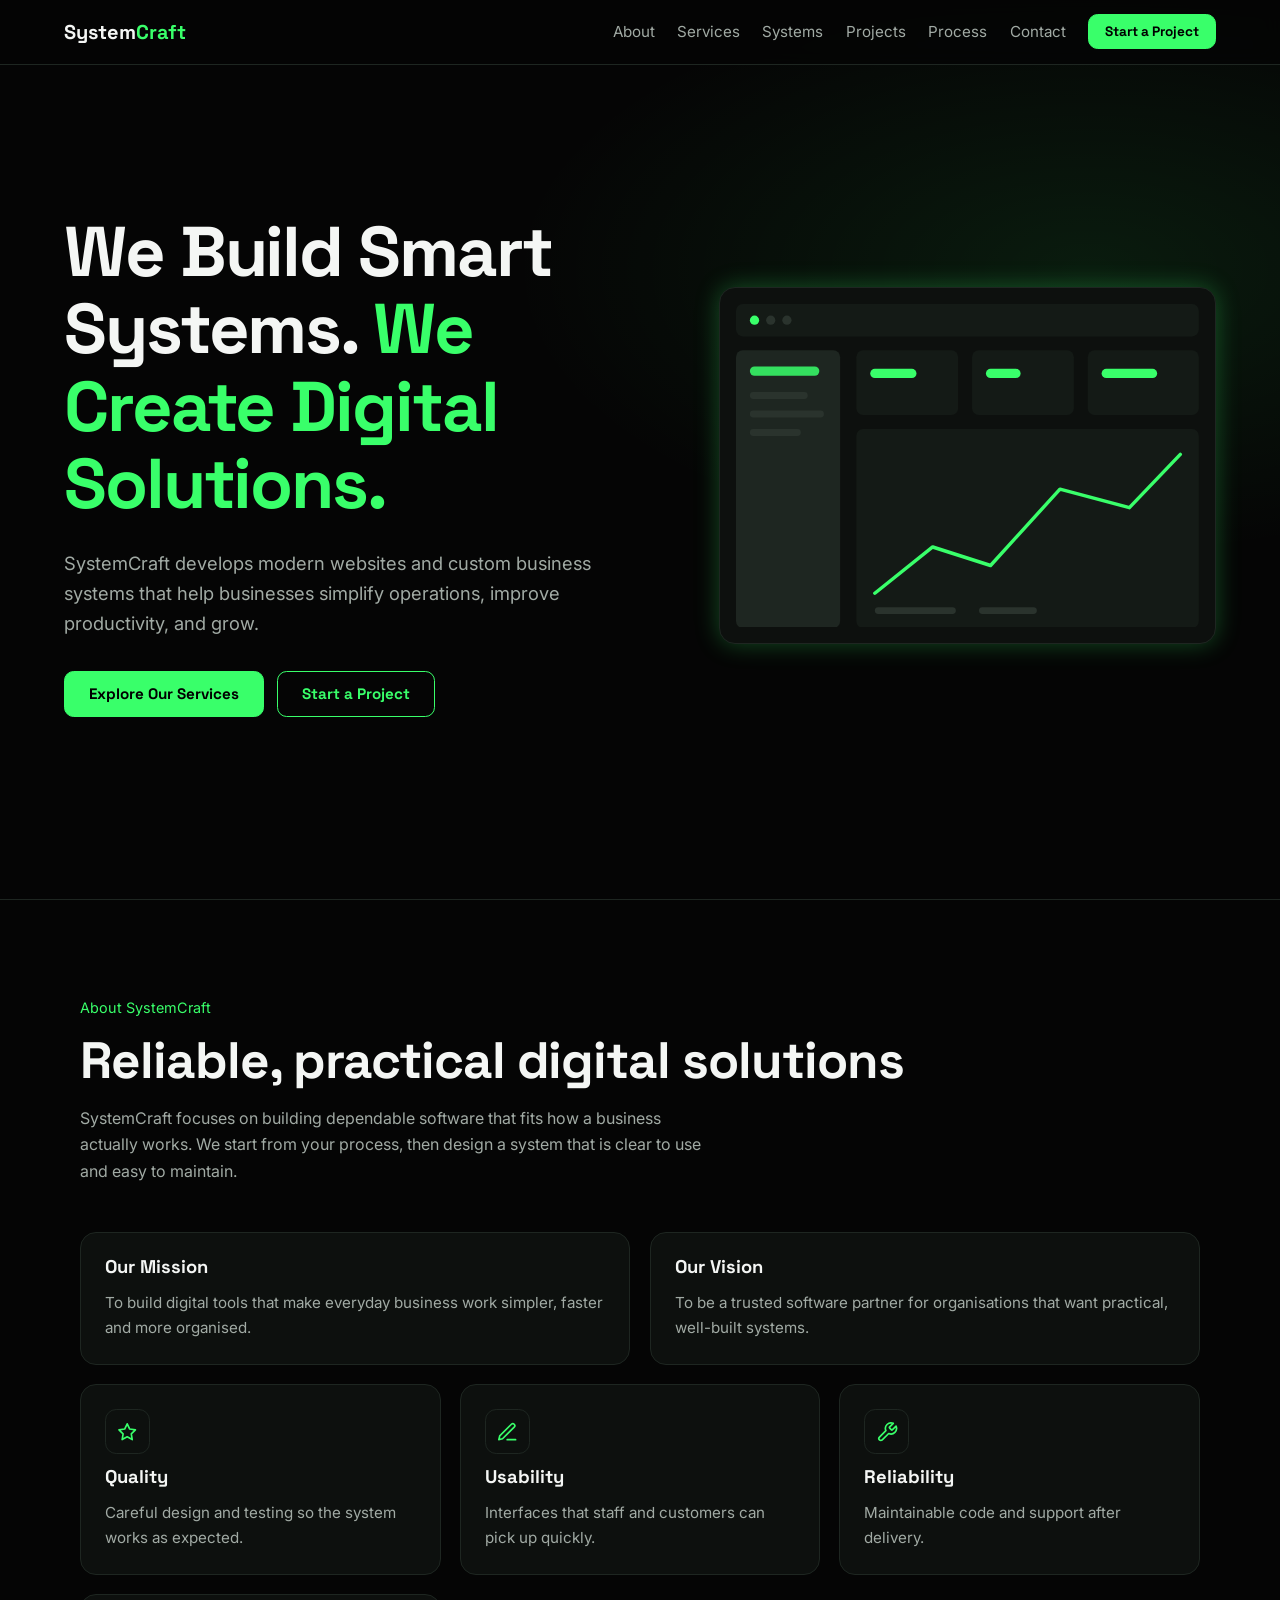
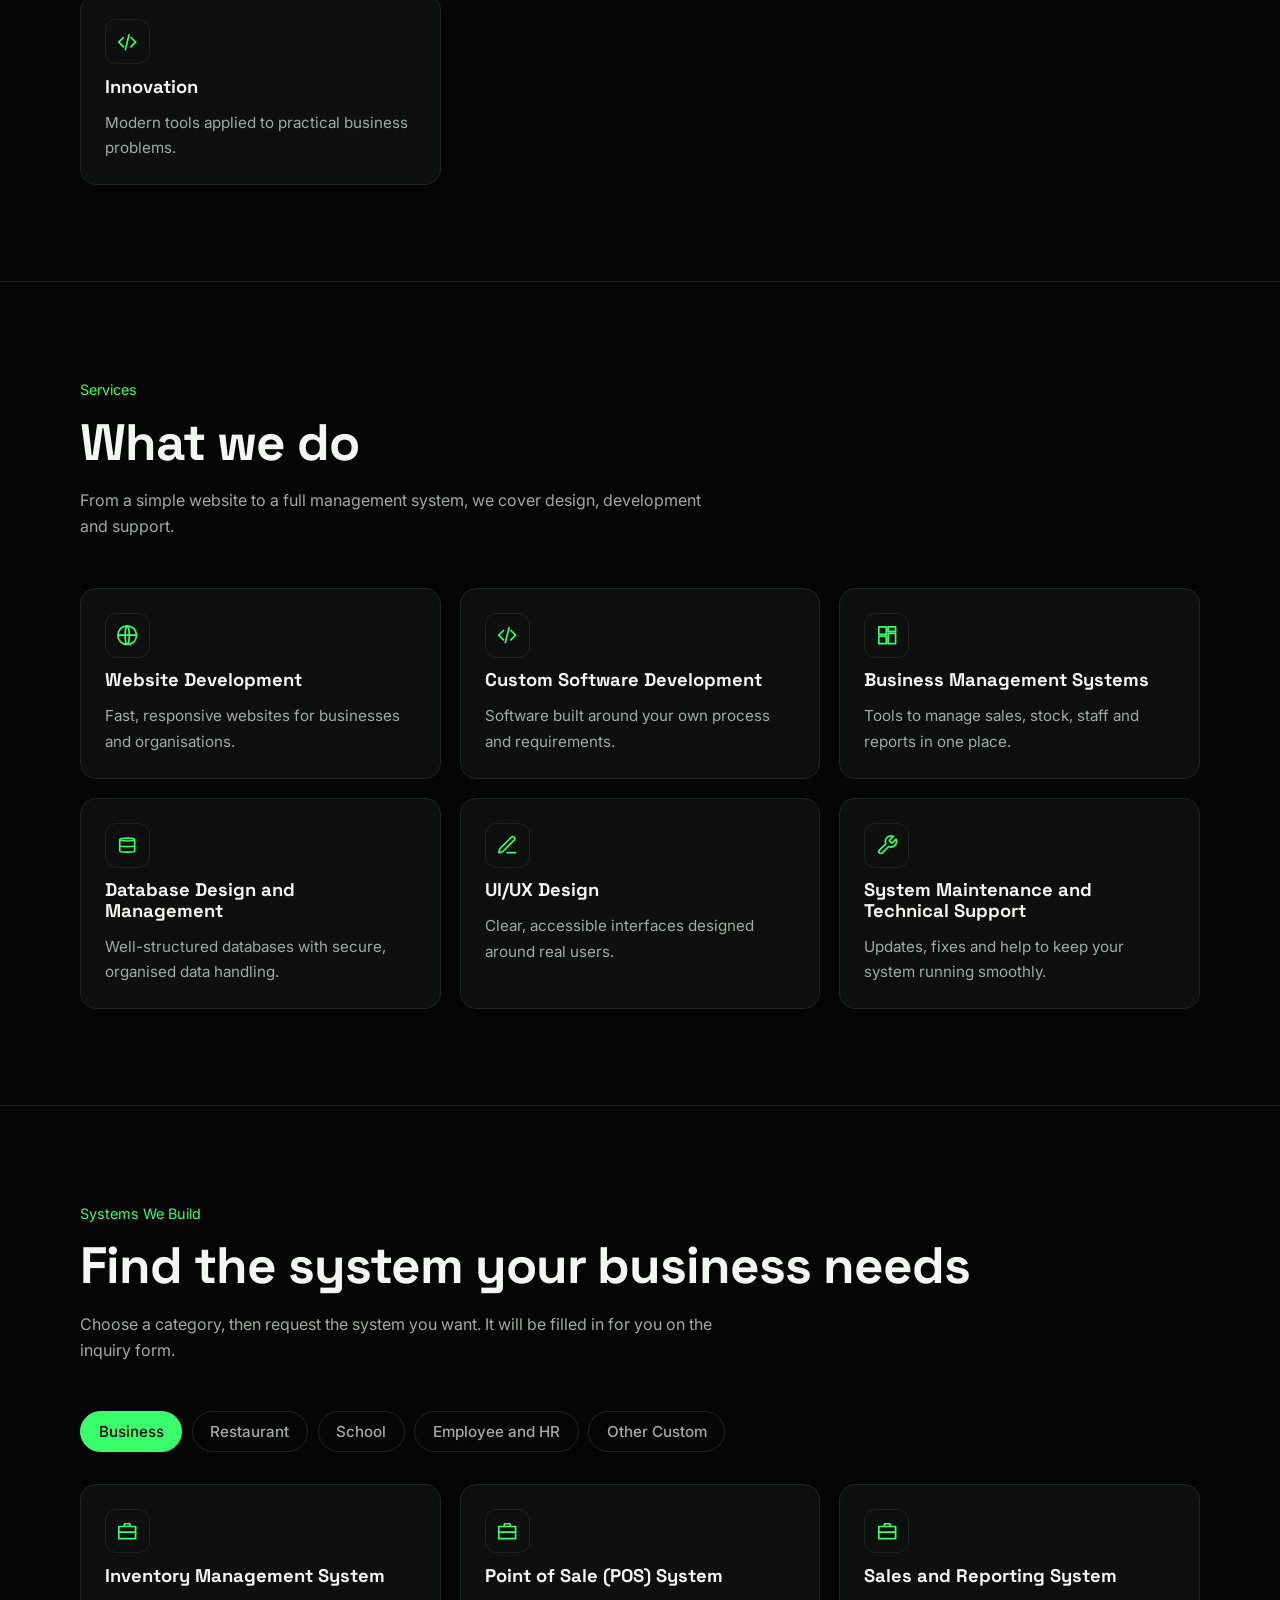
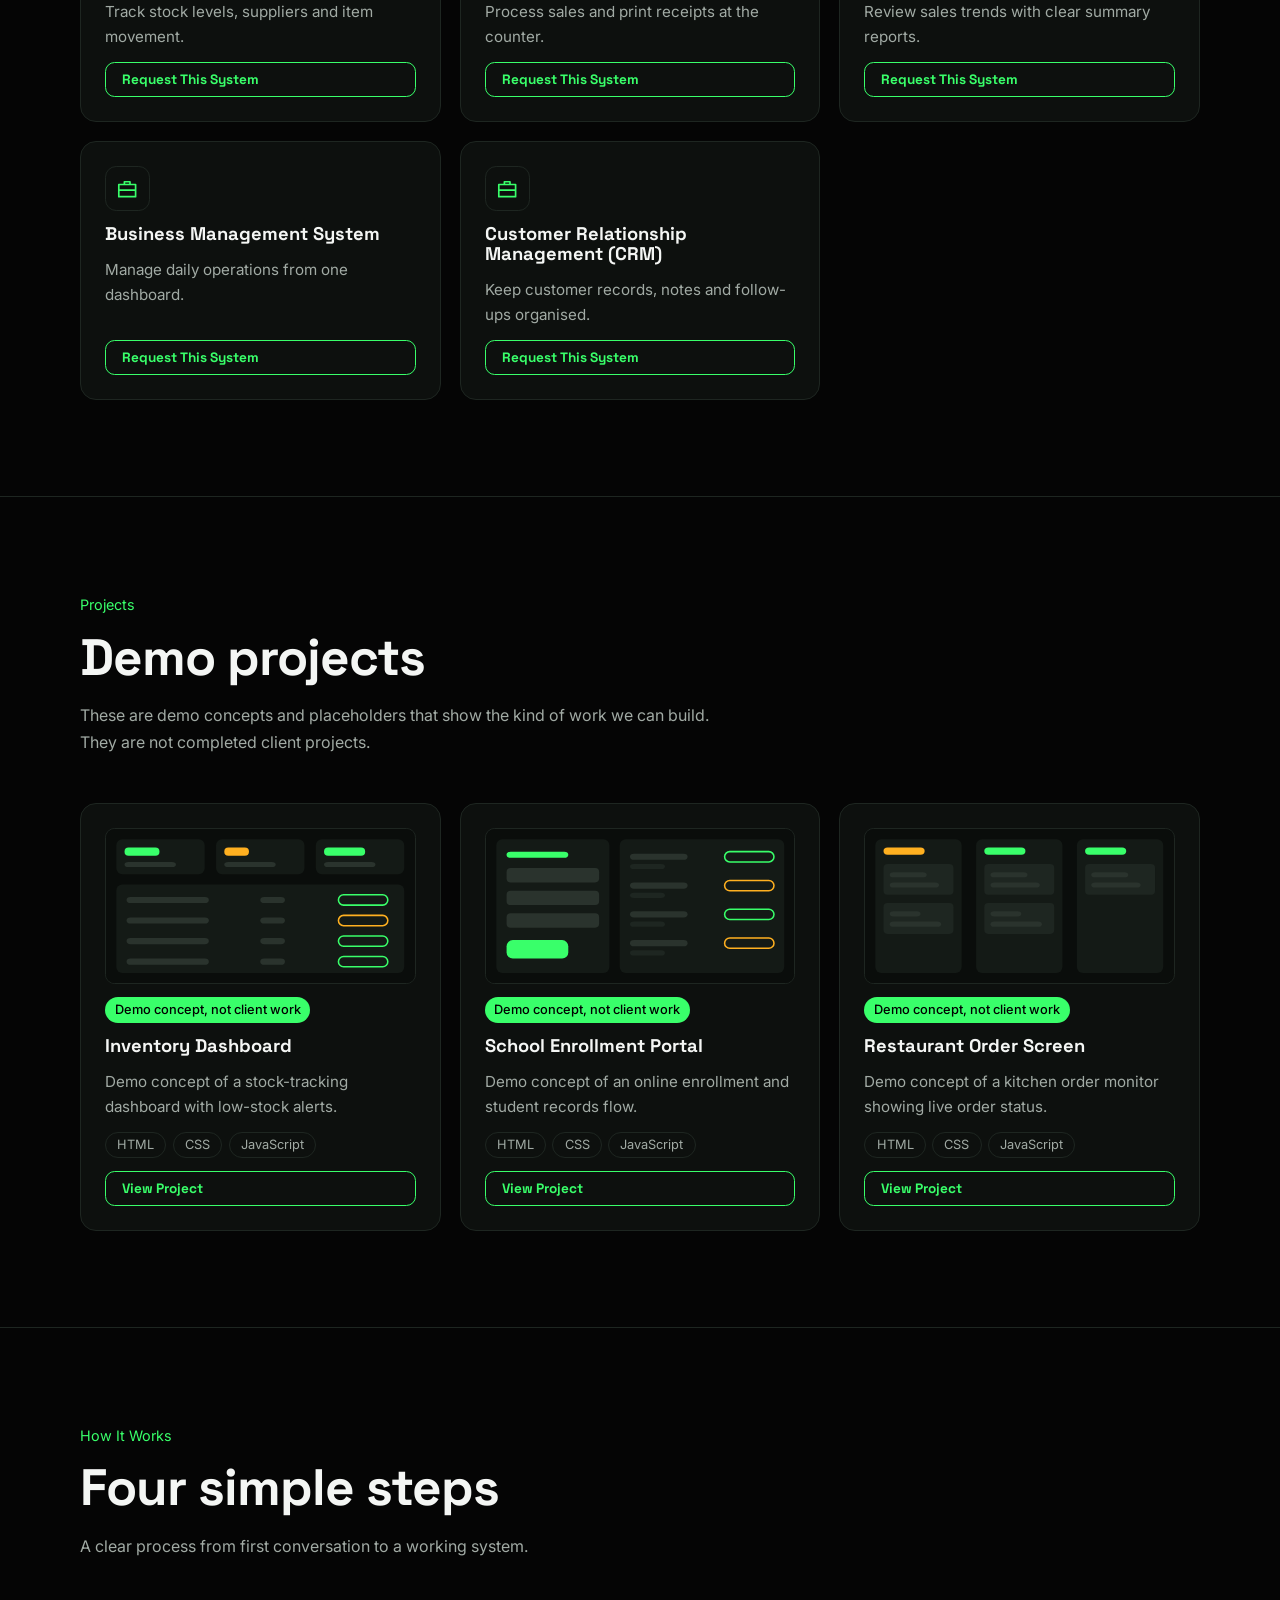
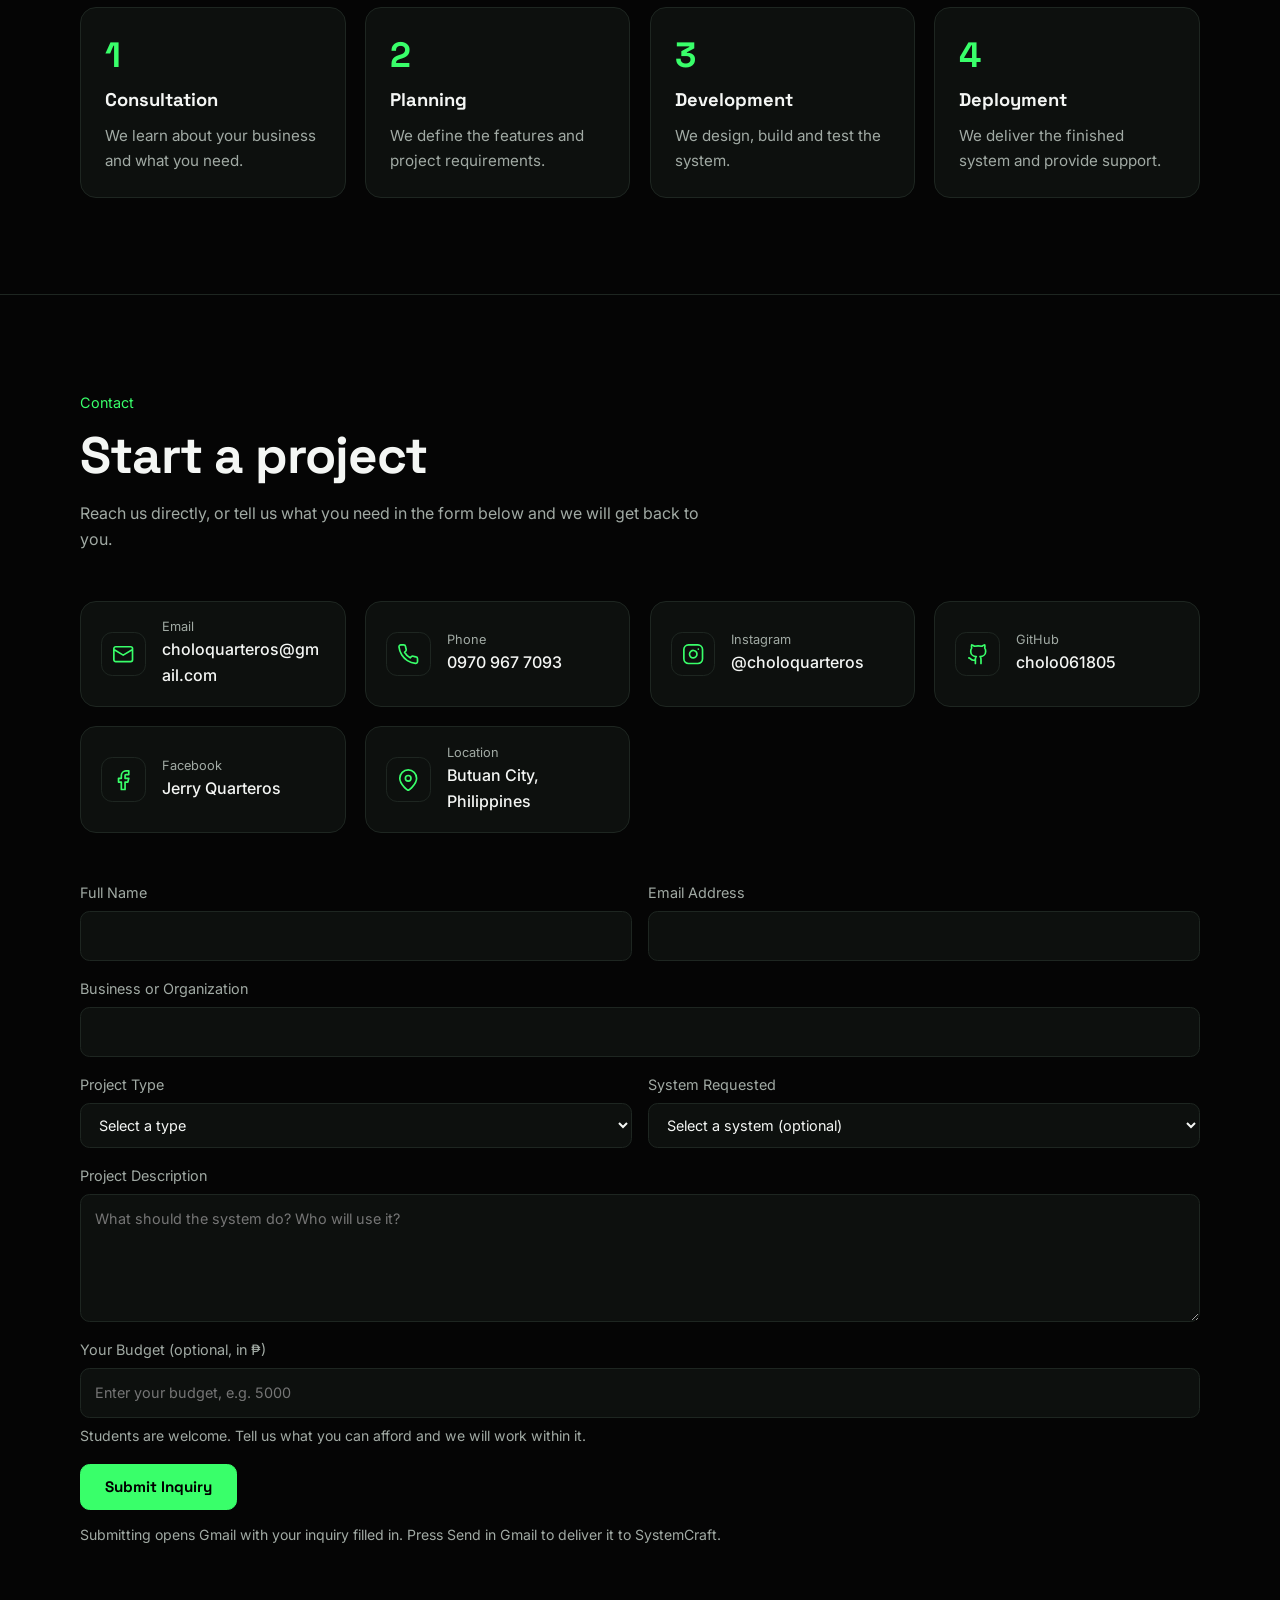
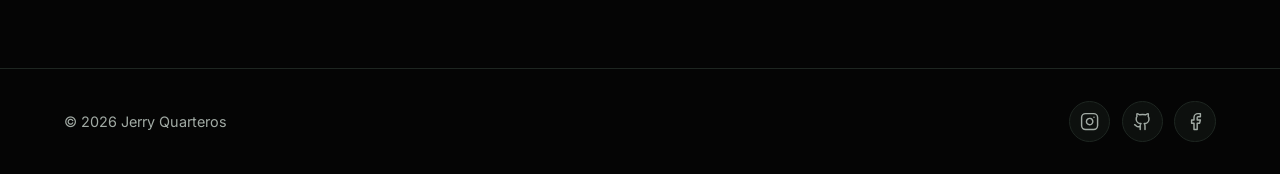
<file: index.html>
<!DOCTYPE html>
<html lang="en">
<head>
<meta charset="utf-8">
<meta name="viewport" content="width=device-width, initial-scale=1">
<title>SystemCraft – Custom Software, Websites and Business Systems</title>
<meta name="description" content="SystemCraft builds modern websites, custom software and business management systems: inventory, POS, school, restaurant and HR systems.">
<meta name="theme-color" content="#050505">
<meta property="og:title" content="SystemCraft – We Build Smart Systems">
<meta property="og:description" content="Modern websites and custom business systems that simplify operations and help businesses grow.">
<meta property="og:type" content="website">
<script type="application/ld+json">{"@context":"https://schema.org","@type":"Organization","name":"SystemCraft","description":"Software development and IT solutions: websites, custom software and business management systems."}</script>
<link rel="icon" href="data:image/svg+xml,%3Csvg xmlns='http://www.w3.org/2000/svg' viewBox='0 0 100 100'%3E%3Crect width='100' height='100' rx='22' fill='%23050505'/%3E%3Cpath d='M62 30H42a12 12 0 000 24h16a12 12 0 010 24H36' fill='none' stroke='%2339ff6a' stroke-width='9' stroke-linecap='round'/%3E%3C/svg%3E">
<link rel="stylesheet" href="https://fonts.googleapis.com/css2?family=Space+Grotesk:wght@500;700&family=Inter:wght@400;500&display=swap">
<style>
:root{--bg:#050505;--panel:#0d100e;--line:#1e2621;--ink:#f4f6f4;--mute:#a1aaa4;--g:#39ff6a;--glow:0 0 24px rgba(57,255,106,.28);--pad:clamp(1.25rem,5vw,4rem)}
*,*::before,*::after{box-sizing:border-box}
html{scroll-behavior:smooth;scroll-padding-top:4.5rem}
body{margin:0;background:var(--bg);color:var(--ink);font:400 1rem/1.65 Inter,system-ui,sans-serif}
h1,h2,h3{font-family:"Space Grotesk",Inter,sans-serif;margin:0;line-height:1.1}
p{margin:0}a{color:inherit}
:focus-visible{outline:3px solid var(--g);outline-offset:3px}
.skip{position:absolute;left:-999px;top:.5rem;background:var(--g);color:#000;padding:.5rem 1rem;z-index:99}.skip:focus{left:.5rem}
header{position:fixed;inset:0 0 auto;z-index:20;display:flex;align-items:center;justify-content:space-between;padding:.9rem var(--pad);background:rgba(5,5,5,.85);backdrop-filter:blur(10px);border-bottom:1px solid var(--line)}
.logo{font:700 1.25rem "Space Grotesk",sans-serif;text-decoration:none}.logo b{color:var(--g)}
nav{display:flex;gap:1.4rem;align-items:center}
nav a{text-decoration:none;color:var(--mute);font-size:.95rem}nav a:hover{color:var(--ink)}
#menu{display:none;background:none;border:1px solid var(--line);color:var(--ink);border-radius:.5rem;padding:.45rem .8rem;font:inherit;cursor:pointer}
.btn{display:inline-block;padding:.8rem 1.5rem;border-radius:.6rem;border:1px solid var(--g);font:700 .95rem "Space Grotesk",sans-serif;text-decoration:none;cursor:pointer;transition:.2s;background:transparent;color:var(--g)}
.btn.fill{background:var(--g);color:#000}.btn:hover{box-shadow:var(--glow);transform:translateY(-2px)}
.btn.sm{padding:.5rem 1rem;font-size:.85rem}
section{padding:6rem var(--pad);border-bottom:1px solid var(--line)}
.wrap{max-width:70rem;margin:0 auto}
.kick{color:var(--g);font-size:.9rem;margin-bottom:.8rem}
h2{font-size:clamp(2rem,4.5vw,3.2rem);letter-spacing:-.02em;margin-bottom:1rem}
.sub{color:var(--mute);max-width:40rem;margin-bottom:3rem}
.hero{min-height:100svh;display:grid;grid-template-columns:1.1fr .9fr;gap:3rem;align-items:center;padding-top:8rem;background:radial-gradient(60rem 30rem at 85% 30%,rgba(57,255,106,.09),transparent 60%)}
.hero h1{font-size:clamp(2.4rem,5.6vw,4.4rem);letter-spacing:-.03em}.hero h1 span{color:var(--g)}
.hero p{color:var(--mute);font-size:1.15rem;max-width:34rem;margin:1.5rem 0 2rem}
.btns{display:flex;gap:.8rem;flex-wrap:wrap}
.vis{border:1px solid var(--line);border-radius:1rem;background:var(--panel);box-shadow:var(--glow);padding:1rem}
.vis svg{width:100%;height:auto;display:block}
.grid{display:grid;gap:1.2rem;grid-template-columns:repeat(auto-fill,minmax(17rem,1fr))}
.card{background:var(--panel);border:1px solid var(--line);border-radius:1rem;padding:1.5rem;display:flex;flex-direction:column;gap:.8rem;transition:.25s}
.card:hover{border-color:var(--g);box-shadow:var(--glow);transform:translateY(-3px)}
.card p{color:var(--mute);font-size:.95rem;flex:1}.card h3{font-size:1.15rem}
.ico{width:2.8rem;height:2.8rem;border-radius:.7rem;border:1px solid var(--line);display:grid;place-items:center;color:var(--g);flex:none}
.ico svg{width:1.4rem;height:1.4rem;fill:none;stroke:currentColor;stroke-width:1.8;stroke-linecap:round;stroke-linejoin:round}
.two{display:grid;grid-template-columns:1fr 1fr;gap:1.2rem}
.tabs{display:flex;gap:.6rem;flex-wrap:wrap;margin-bottom:2rem}
.tabs button{background:none;border:1px solid var(--line);color:var(--mute);padding:.6rem 1.1rem;border-radius:2rem;font:500 .95rem Inter,sans-serif;cursor:pointer}
.tabs button[aria-selected=true]{background:var(--g);border-color:var(--g);color:#000}
.shot{border-radius:.6rem;border:1px solid var(--line);overflow:hidden}
.shot svg{display:block;width:100%;height:auto}
.label{font-size:.8rem;color:#000;background:var(--g);align-self:flex-start;padding:.15rem .6rem;border-radius:2rem;font-weight:500}
.tags{display:flex;gap:.4rem;flex-wrap:wrap}.tags span{font-size:.8rem;border:1px solid var(--line);border-radius:2rem;padding:.1rem .7rem;color:var(--mute)}
.steps{display:grid;grid-template-columns:repeat(4,1fr);gap:1.2rem;counter-reset:s}
.steps .card::before{counter-increment:s;content:counter(s);font:700 2.2rem "Space Grotesk",sans-serif;color:var(--g)}

/* contact cards */
.contacts{display:grid;grid-template-columns:repeat(auto-fit,minmax(15rem,1fr));gap:1.2rem;margin-bottom:3rem}
.contacts .card{flex-direction:row;align-items:center;gap:1rem;padding:1.1rem 1.25rem;text-decoration:none}
.contacts .card div:last-child{min-width:0}
.contacts small{display:block;color:var(--mute);font-size:.8rem;line-height:1.3}
.contacts strong{display:block;font-weight:500;overflow-wrap:anywhere}

form{display:grid;gap:1rem;grid-template-columns:1fr 1fr}
.full{grid-column:1/-1}[hidden]{display:none!important}
label{display:grid;gap:.4rem;font-size:.9rem;color:var(--mute)}
input,select,textarea{background:var(--panel);border:1px solid var(--line);border-radius:.6rem;color:var(--ink);font:inherit;padding:.75rem .9rem}
input:focus,select:focus,textarea:focus{outline:none;border-color:var(--g);box-shadow:var(--glow)}
textarea{min-height:8rem;resize:vertical}
#status{color:var(--g);min-height:1.6rem}
.note{font-size:.88rem;color:var(--mute)}

/* footer */
footer{padding:2rem var(--pad);color:var(--mute);font-size:.9rem;display:flex;justify-content:space-between;align-items:center;gap:1.2rem;flex-wrap:wrap}
.soc{display:flex;gap:.7rem}
.soc a{width:2.6rem;height:2.6rem;border-radius:50%;border:1px solid var(--line);background:var(--panel);display:grid;place-items:center;color:var(--mute);transition:.2s}
.soc a svg{width:1.2rem;height:1.2rem;fill:none;stroke:currentColor;stroke-width:1.8;stroke-linecap:round;stroke-linejoin:round}
.soc a:hover{color:#000;background:var(--g);border-color:var(--g);box-shadow:var(--glow);transform:translateY(-2px)}

@media(max-width:860px){.hero,.two,.steps,form{grid-template-columns:1fr}#menu{display:block}nav{display:none;position:absolute;top:100%;left:0;right:0;flex-direction:column;align-items:flex-start;background:#050505;padding:1rem var(--pad);border-bottom:1px solid var(--line)}nav.open{display:flex}}
@media(max-width:560px){footer{flex-direction:column;align-items:flex-start}}
@media(prefers-reduced-motion:reduce){html{scroll-behavior:auto}*{transition:none!important;animation:none!important}}
</style>
</head>
<body>
<a class="skip" href="#main">Skip to content</a>
<header>
<a class="logo" href="#home">System<b>Craft</b></a>
<button id="menu" aria-expanded="false" aria-controls="nav">Menu</button>
<nav id="nav" aria-label="Main"><a href="#about">About</a><a href="#services">Services</a><a href="#systems">Systems</a><a href="#projects">Projects</a><a href="#process">Process</a><a href="#contact">Contact</a><a class="btn fill sm" href="#contact">Start a Project</a></nav>
</header>
<main id="main">
<section class="hero" id="home">
<div>
<h1>We Build Smart Systems. <span>We Create Digital Solutions.</span></h1>
<p>SystemCraft develops modern websites and custom business systems that help businesses simplify operations, improve productivity, and grow.</p>
<div class="btns"><a class="btn fill" href="#services">Explore Our Services</a><a class="btn" href="#contact">Start a Project</a></div>
</div>
<div class="vis" aria-hidden="true"><svg viewBox="0 0 400 280"><rect x="0" y="0" width="400" height="28" rx="6" fill="#141a16"/><circle cx="16" cy="14" r="4" fill="#39ff6a"/><circle cx="30" cy="14" r="4" fill="#2a332d"/><circle cx="44" cy="14" r="4" fill="#2a332d"/><g fill="#1e2621"><rect x="0" y="40" width="90" height="240" rx="6"/></g><g fill="#39ff6a" opacity=".85"><rect x="12" y="54" width="60" height="8" rx="4"/></g><g fill="#2a332d"><rect x="12" y="76" width="50" height="6" rx="3"/><rect x="12" y="92" width="64" height="6" rx="3"/><rect x="12" y="108" width="44" height="6" rx="3"/></g><g fill="#141a16"><rect x="104" y="40" width="88" height="56" rx="6"/><rect x="204" y="40" width="88" height="56" rx="6"/><rect x="304" y="40" width="96" height="56" rx="6"/></g><g fill="#39ff6a"><rect x="116" y="56" width="40" height="8" rx="4"/><rect x="216" y="56" width="30" height="8" rx="4"/><rect x="316" y="56" width="48" height="8" rx="4"/></g><rect x="104" y="108" width="296" height="172" rx="6" fill="#141a16"/><path d="M120 250 L170 210 L220 226 L280 160 L340 176 L384 130" fill="none" stroke="#39ff6a" stroke-width="3" stroke-linecap="round" stroke-linejoin="round"/><g fill="#2a332d"><rect x="120" y="262" width="70" height="6" rx="3"/><rect x="210" y="262" width="50" height="6" rx="3"/></g></svg></div>
</section>

<section id="about"><div class="wrap">
<p class="kick">About SystemCraft</p><h2>Reliable, practical digital solutions</h2>
<p class="sub">SystemCraft focuses on building dependable software that fits how a business actually works. We start from your process, then design a system that is clear to use and easy to maintain.</p>
<div class="two" style="margin-bottom:1.2rem"><div class="card"><h3>Our Mission</h3><p>To build digital tools that make everyday business work simpler, faster and more organised.</p></div><div class="card"><h3>Our Vision</h3><p>To be a trusted software partner for organisations that want practical, well-built systems.</p></div></div>
<div class="grid" id="why"></div>
</div></section>

<section id="services"><div class="wrap">
<p class="kick">Services</p><h2>What we do</h2><p class="sub">From a simple website to a full management system, we cover design, development and support.</p>
<div class="grid" id="svc"></div>
</div></section>

<section id="systems"><div class="wrap">
<p class="kick">Systems We Build</p><h2>Find the system your business needs</h2><p class="sub">Choose a category, then request the system you want. It will be filled in for you on the inquiry form.</p>
<div class="tabs" role="tablist" aria-label="System categories" id="tabs"></div>
<div class="grid" id="sys" role="tabpanel"></div>
</div></section>

<section id="projects"><div class="wrap">
<p class="kick">Projects</p><h2>Demo projects</h2><p class="sub">These are demo concepts and placeholders that show the kind of work we can build. They are not completed client projects.</p>
<div class="grid" id="prj"></div>
</div></section>

<section id="process"><div class="wrap">
<p class="kick">How It Works</p><h2>Four simple steps</h2><p class="sub">A clear process from first conversation to a working system.</p>
<div class="steps" id="stp"></div>
</div></section>

<section id="contact"><div class="wrap">
<p class="kick">Contact</p><h2>Start a project</h2><p class="sub">Reach us directly, or tell us what you need in the form below and we will get back to you.</p>
<div class="contacts" id="contacts"></div>
<form id="f">
<label>Full Name<input id="name" required autocomplete="name"></label>
<label>Email Address<input id="email" type="email" required autocomplete="email"></label>
<label class="full">Business or Organization<input id="org" autocomplete="organization"></label>
<label>Project Type<select id="type" required><option value="">Select a type</option><option>Website Development</option><option>Custom Software Development</option><option>Business Management System</option><option>Database Design and Management</option><option>UI/UX Design</option><option>System Maintenance and Technical Support</option><option>Other</option></select></label>
<label>System Requested<select id="sys-in"></select></label>
<label class="full" id="other-wrap" hidden>Describe the system you need<input id="other" placeholder="e.g. Barangay records system"></label>
<label class="full">Project Description<textarea id="desc" required placeholder="What should the system do? Who will use it?"></textarea></label>
<label class="full">Your Budget (optional, in ₱)<input id="budget" type="number" min="0" step="any" inputmode="decimal" placeholder="Enter your budget, e.g. 5000"><span class="note">Students are welcome. Tell us what you can afford and we will work within it.</span></label>
<div class="full"><button class="btn fill" type="submit">Submit Inquiry</button><p class="note" style="margin-top:.8rem">Submitting opens Gmail with your inquiry filled in. Press Send in Gmail to deliver it to SystemCraft.</p><p id="status" role="status"></p></div>
</form>
</div></section>
</main>
<footer><span>© 2026 Jerry Quarteros</span><div class="soc" id="soc"></div></footer>
<script>
/* Content lives in plain data so it can later come from a database/API (see README notes). */
var CONTACT_EMAIL="choloquarteros@gmail.com"; /* change to your business email */
var P={globe:"M12 2a10 10 0 100 20 10 10 0 000-20zM2 12h20M12 2c3 3 3 17 0 20M12 2c-3 3-3 17 0 20",code:"M8 7l-5 5 5 5M16 7l5 5-5 5M14 4l-4 16",dash:"M3 3h8v8H3zM13 3h8v5h-8zM13 10h8v11h-8zM3 13h8v8H3z",db:"M4 6c0-2 16-2 16 0s-16 2-16 0v12c0 2 16 2 16 0V6M4 12c0 2 16 2 16 0",pen:"M12 20h9M16.5 3.5a2.1 2.1 0 013 3L7 19l-4 1 1-4z",tool:"M14.7 6.3a1 1 0 000 1.4l1.6 1.6a1 1 0 001.4 0l3.8-3.8a6 6 0 01-7.9 7.9l-6.9 6.9a2.1 2.1 0 01-3-3l6.9-6.9a6 6 0 017.9-7.9z",biz:"M3 7h18v13H3zM9 7V4h6v3M3 13h18",food:"M5 3v8a2 2 0 002 2v8M9 3v8M7 3v8M17 3c-2 2-2 6 0 8v10",school:"M2 9l10-5 10 5-10 5zM6 11v5c3 3 9 3 12 0v-5",users:"M16 21v-2a4 4 0 00-4-4H6a4 4 0 00-4 4v2M9 11a4 4 0 100-8 4 4 0 000 8M22 21v-2a4 4 0 00-3-3.9M16 3.1a4 4 0 010 7.8",cube:"M4 4h7v7H4zM13 4h7v7h-7zM4 13h7v7H4zM17 13v7M13 16.5h7",star:"M12 3l2.7 5.6 6.1.9-4.4 4.3 1 6.1L12 17l-5.4 2.9 1-6.1L3.2 9.5l6.1-.9z",
phone:"M22 16.92v3a2 2 0 01-2.18 2 19.8 19.8 0 01-8.63-3.07 19.5 19.5 0 01-6-6 19.8 19.8 0 01-3.07-8.67A2 2 0 014.11 2h3a2 2 0 012 1.72c.13.96.36 1.9.7 2.81a2 2 0 01-.45 2.11L8.09 9.91a16 16 0 006 6l1.27-1.27a2 2 0 012.11-.45c.91.34 1.85.57 2.81.7A2 2 0 0122 16.92z",
mail:"M4 4h16a2 2 0 012 2v12a2 2 0 01-2 2H4a2 2 0 01-2-2V6a2 2 0 012-2zM22 7l-10 6L2 7",
pin:"M21 10c0 7-9 13-9 13S3 17 3 10a9 9 0 0118 0zM12 7a3 3 0 100 6 3 3 0 000-6z",
ig:"M7 2h10a5 5 0 015 5v10a5 5 0 01-5 5H7a5 5 0 01-5-5V7a5 5 0 015-5zM16 11.4A4 4 0 1112.6 8 4 4 0 0116 11.4zM17.5 6.5h.01",
gh:"M15 22v-4a4.8 4.8 0 00-1-3.5c3 0 6-2 6-5.5.08-1.25-.27-2.48-1-3.5.28-1.15.28-2.35 0-3.5 0 0-1 0-3 1.5-2.64-.5-5.36-.5-8 0C6 2 5 2 5 2c-.3 1.15-.3 2.35 0 3.5A5.4 5.4 0 004 9c0 3.5 3 5.5 6 5.5-.39.49-.68 1.05-.85 1.65-.17.6-.22 1.23-.15 1.85v4M9 18c-4.51 2-5-2-7-2",
fb:"M18 2h-3a5 5 0 00-5 5v3H7v4h3v8h4v-8h3l1-4h-4V7a1 1 0 011-1h3z"};
function ic(k){return '<div class="ico" aria-hidden="true"><svg viewBox="0 0 24 24"><path d="'+P[k]+'"/></svg></div>'}
/* Contact details: [icon, label, shown text, link (empty = plain text)] */
var MOBILE=/Android|iPhone|iPad|iPod|Mobi/i.test(navigator.userAgent);
var GMAIL="https://mail.google.com/mail/?view=cm&fs=1&to="+encodeURIComponent(CONTACT_EMAIL);
var MAPS="https://www.google.com/maps/search/?api=1&query="+encodeURIComponent("Butuan City, Philippines");
var CONTACTS=[
["mail","Email",CONTACT_EMAIL,MOBILE?"mailto:"+CONTACT_EMAIL:GMAIL],
["phone","Phone","0970 967 7093",MOBILE?"tel:+639709677093":""],
["ig","Instagram","@choloquarteros","https://www.instagram.com/choloquarteros?vrfl=MW8yaGYxOHJ4MmR0Zw=="],
["gh","GitHub","cholo061805","https://github.com/cholo061805"],
["fb","Facebook","Jerry Quarteros","https://www.facebook.com/jerryquarteros2005"],
["pin","Location","Butuan City, Philippines",MAPS]];
var WHY=[["star","Quality","Careful design and testing so the system works as expected."],["pen","Usability","Interfaces that staff and customers can pick up quickly."],["tool","Reliability","Maintainable code and support after delivery."],["code","Innovation","Modern tools applied to practical business problems."]];
var SVC=[["globe","Website Development","Fast, responsive websites for businesses and organisations."],["code","Custom Software Development","Software built around your own process and requirements."],["dash","Business Management Systems","Tools to manage sales, stock, staff and reports in one place."],["db","Database Design and Management","Well-structured databases with secure, organised data handling."],["pen","UI/UX Design","Clear, accessible interfaces designed around real users."],["tool","System Maintenance and Technical Support","Updates, fixes and help to keep your system running smoothly."]];
var CATS=[
{n:"Business",i:"biz",t:"Business Management System",s:[["Inventory Management System","Track stock levels, suppliers and item movement."],["Point of Sale (POS) System","Process sales and print receipts at the counter."],["Sales and Reporting System","Review sales trends with clear summary reports."],["Business Management System","Manage daily operations from one dashboard."],["Customer Relationship Management (CRM)","Keep customer records, notes and follow-ups organised."]]},
{n:"Restaurant",i:"food",t:"Business Management System",s:[["Restaurant Management System","Coordinate menus, staff, orders and daily sales."],["Order Management System","Take and track orders from table to payment."],["Table Reservation System","Let guests book tables and manage availability."],["Food Ordering System","Online menu and ordering for pickup or delivery."],["Kitchen Order Monitoring System","Show incoming orders and status to kitchen staff."]]},
{n:"School",i:"school",t:"Business Management System",s:[["Student Information System","Store student records, grades and contact details."],["Enrollment Management System","Handle applications and enrollment in one flow."],["Attendance Monitoring System","Record and review student attendance."],["Library Management System","Catalogue books and manage borrowing and returns."],["Learning Management System","Host lessons, activities and assessments online."]]},
{n:"Employee and HR",i:"users",t:"Business Management System",s:[["Employee Management System","Maintain employee profiles and records."],["Human Resource Management System","Manage HR processes from hiring to records."],["Payroll Management System","Compute pay, deductions and payslips."],["Employee Attendance System","Log time in and out and review attendance."],["Leave and Gate Pass Management System","Request and approve leave and gate passes."]]},
{n:"Other Custom",i:"cube",t:"Custom Software Development",s:[["Appointment and Booking System","Let clients book and manage appointments."],["Document Management System","Store, find and share documents securely."],["Event Management System","Plan events, registrations and schedules."],["Property Management System","Track units, tenants, rent and maintenance."],["Custom Web-Based Application","A web app designed around your specific needs."]]}];
var PRJ=[["Inventory Dashboard","Demo concept of a stock-tracking dashboard with low-stock alerts.",["HTML","CSS","JavaScript"],"inv","inventory.html"],["School Enrollment Portal","Demo concept of an online enrollment and student records flow.",["HTML","CSS","JavaScript"],"enr","enrollment.html"],["Restaurant Order Screen","Demo concept of a kitchen order monitor showing live order status.",["HTML","CSS","JavaScript"],"rst","restaurant.html"]];
var G="#39ff6a",A="#ffb020",PN="#141a16",MU="#2a332d";
function R(x,y,w,h,f,r){return '<rect x="'+x+'" y="'+y+'" width="'+w+'" height="'+h+'" rx="'+(r||4)+'" fill="'+f+'"/>'}
function pill(x,y,w,c){return '<rect x="'+x+'" y="'+y+'" width="'+w+'" height="10" rx="5" fill="none" stroke="'+c+'" stroke-width="1.5"/>'}
function SV(b){return '<svg viewBox="0 0 300 150" role="img" aria-label="Preview of the demo screen">'+R(0,0,300,150,"#0a0d0b",0)+b+'</svg>'}
var PV={
inv:SV(R(10,10,86,34,PN,6)+R(107,10,86,34,PN,6)+R(204,10,86,34,PN,6)+R(18,18,34,8,G)+R(115,18,24,8,A)+R(212,18,40,8,G)+R(18,32,50,5,MU)+R(115,32,50,5,MU)+R(212,32,50,5,MU)+R(10,54,280,86,PN,6)+[66,86,106,126].map(function(y,i){return R(20,y,80,6,MU)+R(150,y,24,6,MU)+pill(226,y-2,48,i===1?A:G)}).join("")),
enr:SV(R(10,10,110,130,PN,6)+R(20,22,60,6,G)+R(20,38,90,14,MU)+R(20,60,90,14,MU)+R(20,82,90,14,MU)+R(20,108,60,18,G,6)+R(130,10,160,130,PN,6)+[24,52,80,108].map(function(y,i){return R(140,y,56,6,MU)+R(140,y+10,34,5,"#1e2621")+pill(232,y-2,48,i===1||i===3?A:G)}).join("")),
rst:SV([10,108,206].map(function(x,c){return R(x,10,84,130,PN,6)+R(x+8,18,40,7,c===0?A:G)+R(x+8,34,68,30,"#1e2621")+R(x+14,42,36,5,MU)+R(x+14,52,48,5,MU)+(c<2?R(x+8,72,68,30,"#1e2621")+R(x+14,80,30,5,MU)+R(x+14,90,50,5,MU):"")}).join(""))};
var STP=[["Consultation","We learn about your business and what you need."],["Planning","We define the features and project requirements."],["Development","We design, build and test the system."],["Deployment","We deliver the finished system and provide support."]];
var $=function(i){return document.getElementById(i)};
$("why").innerHTML=WHY.map(function(w){return '<div class="card">'+ic(w[0])+'<h3>'+w[1]+'</h3><p>'+w[2]+'</p></div>'}).join("");
$("svc").innerHTML=SVC.map(function(s){return '<div class="card">'+ic(s[0])+'<h3>'+s[1]+'</h3><p>'+s[2]+'</p></div>'}).join("");
$("stp").innerHTML=STP.map(function(s){return '<div class="card"><h3>'+s[0]+'</h3><p>'+s[1]+'</p></div>'}).join("");
$("prj").innerHTML=PRJ.map(function(p,k){return '<div class="card"><div class="shot">'+PV[p[3]]+'</div><span class="label">Demo concept, not client work</span><h3>'+p[0]+'</h3><p>'+p[1]+'</p><div class="tags">'+p[2].map(function(t){return '<span>'+t+'</span>'}).join("")+'</div><a class="btn sm" href="'+p[4]+'">View Project</a></div>'}).join("");
/* Contact cards (contact section) */
$("contacts").innerHTML=CONTACTS.map(function(c){
  var inner=ic(c[0])+'<div><small>'+c[1]+'</small><strong>'+c[2]+'</strong></div>';
  return c[3]?'<a class="card" href="'+c[3]+'"'+(c[3].indexOf("http")===0?' target="_blank" rel="noopener"':'')+'>'+inner+'</a>':'<div class="card">'+inner+'</div>';
}).join("");
/* Social icon buttons (footer): Instagram, GitHub, Facebook */
$("soc").innerHTML=CONTACTS.filter(function(c){return ["ig","gh","fb"].indexOf(c[0])>-1}).map(function(c){
  return '<a href="'+c[3]+'" target="_blank" rel="noopener" aria-label="'+c[1]+'" title="'+c[1]+'"><svg viewBox="0 0 24 24" aria-hidden="true"><path d="'+P[c[0]]+'"/></svg></a>';
}).join("");
$("sys-in").innerHTML='<option value="">Select a system (optional)</option>'+CATS.map(function(c){return '<optgroup label="'+c.n+'">'+c.s.map(function(s){return '<option>'+s[0]+'</option>'}).join("")+'</optgroup>'}).join("")+'<option value="Other">Other (not listed)</option>';
function toggleOther(){var o=$("sys-in").value==="Other";$("other-wrap").hidden=!o;$("other").required=o;if(o)$("other").focus()}
$("sys-in").addEventListener("change",toggleOther);
function sysValue(){return $("sys-in").value==="Other"?"Other: "+$("other").value.trim():$("sys-in").value}
function showCat(k){
  var c=CATS[k];
  [].forEach.call($("tabs").children,function(b,j){b.setAttribute("aria-selected",j===k)});
  $("sys").innerHTML=c.s.map(function(s){return '<div class="card">'+ic(c.i)+'<h3>'+s[0]+'</h3><p>'+s[1]+'</p><a class="btn sm" href="#contact" data-sys="'+s[0]+'" data-type="'+c.t+'">Request This System</a></div>'}).join("");
}
$("tabs").innerHTML=CATS.map(function(c,k){return '<button role="tab" type="button" aria-selected="false" data-k="'+k+'">'+c.n+'</button>'}).join("");
$("tabs").addEventListener("click",function(e){var b=e.target.closest("button");if(b)showCat(+b.dataset.k)});
showCat(0);
/* Request buttons: fill the form with the chosen system */
document.addEventListener("click",function(e){
  var a=e.target.closest("[data-sys]");if(!a)return;
  $("sys-in").value=a.dataset.sys;toggleOther();$("type").value=a.dataset.type;
  $("status").textContent="Selected: "+a.dataset.sys;
});
/* Prefill from a demo page link (?sys=...) */
var qs=new URLSearchParams(location.search).get("sys");
if(qs){$("sys-in").value=qs;toggleOther();$("type").value="Business Management System"}
/* Mobile menu */
$("menu").addEventListener("click",function(){var o=$("nav").classList.toggle("open");this.setAttribute("aria-expanded",o)});
$("nav").addEventListener("click",function(e){if(e.target.tagName==="A"){$("nav").classList.remove("open");$("menu").setAttribute("aria-expanded","false")}});
/* Inquiry form: no backend yet, so it opens a Gmail draft addressed to CONTACT_EMAIL */
$("f").addEventListener("submit",function(e){
  e.preventDefault();
  var g=function(i){return $(i).value.trim()};
  var body=["Name: "+g("name"),"Email: "+g("email"),"Business/Organization: "+g("org"),"Project Type: "+g("type"),"System Requested: "+sysValue(),"Budget: "+(g("budget")?"₱"+Number(g("budget")).toLocaleString("en-PH"):"Not specified"),"","Project Description:",g("desc")].join("\n");
  var subj=encodeURIComponent("SystemCraft inquiry: "+(sysValue()||g("type"))),enc=encodeURIComponent(body);
  var gmail="https://mail.google.com/mail/?view=cm&fs=1&to="+encodeURIComponent(CONTACT_EMAIL)+"&su="+subj+"&body="+enc;
  var w=window.open(gmail,"_blank");
  if(!w)location.href="mailto:"+CONTACT_EMAIL+"?subject="+subj+"&body="+enc;
  $("status").textContent="Gmail should open in a new tab with your inquiry ready. Nothing is sent until you press Send there.";
});
</script>
</body>
</html>
</file>
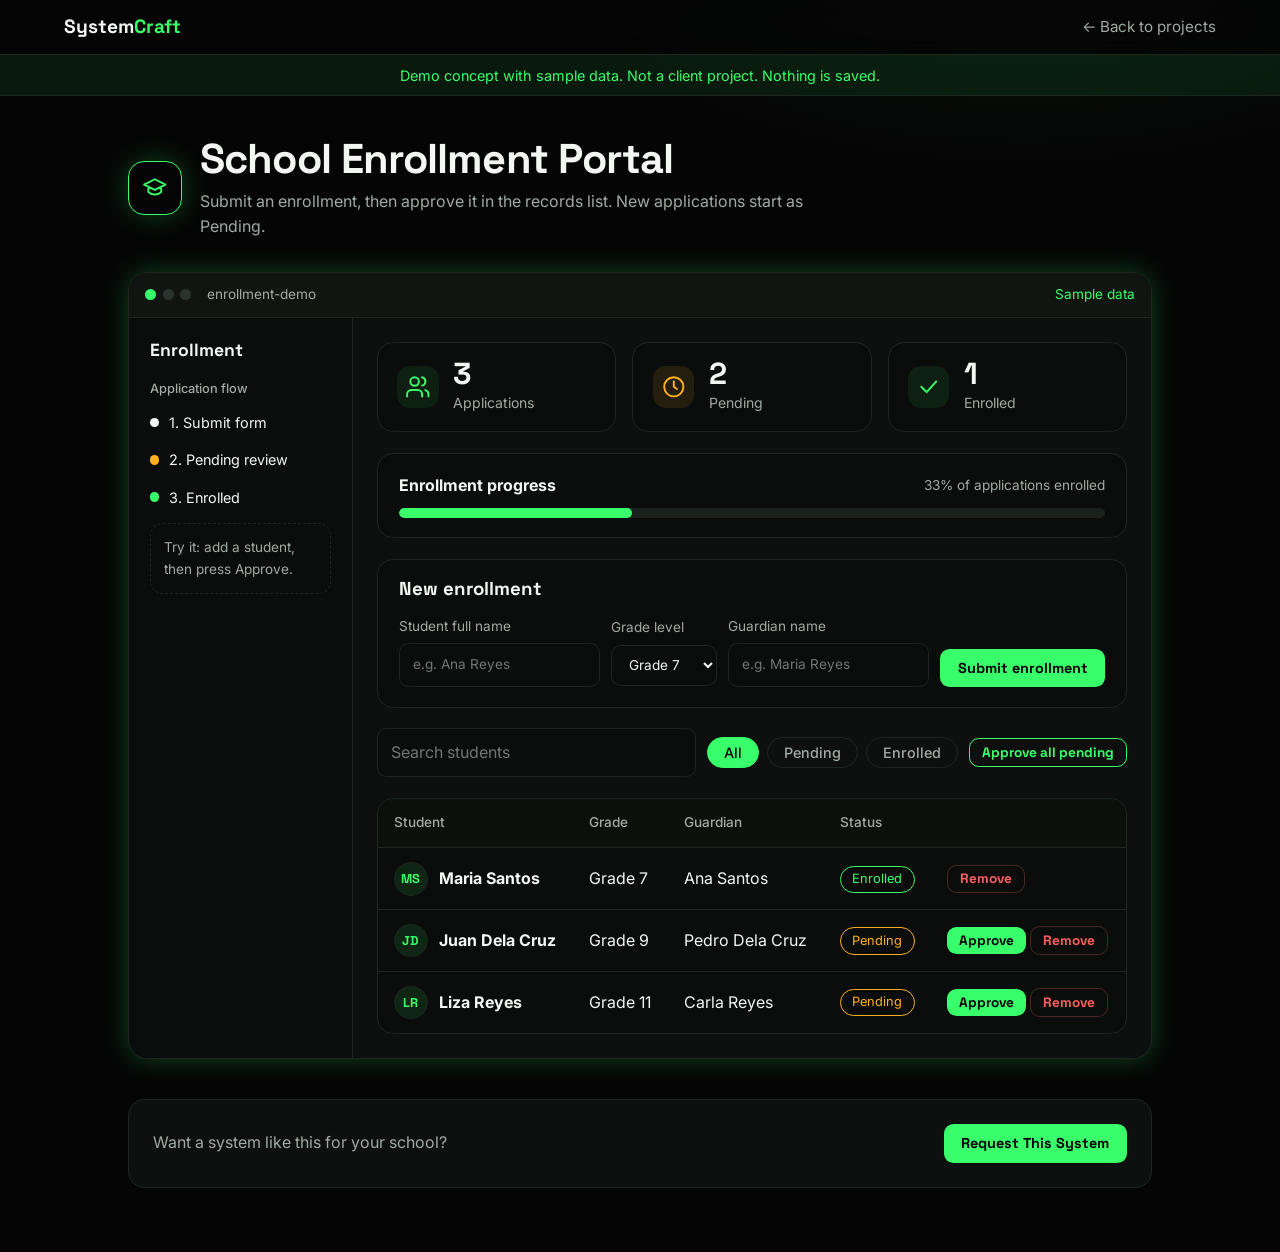
<file: enrollment.html>
<!DOCTYPE html><html lang="en"><head><meta charset="utf-8"><meta name="viewport" content="width=device-width, initial-scale=1"><link rel="stylesheet" href="https://fonts.googleapis.com/css2?family=Space+Grotesk:wght@500;700&family=Inter:wght@400;500&display=swap"><link rel="stylesheet" href="demo.css"><title>School Enrollment Portal Demo – SystemCraft</title><meta name="description" content="Demo concept of an online enrollment and student records flow."></head><body>
<div class="bar"><a class="logo" href="index.html">System<b>Craft</b></a><a class="back" href="index.html#projects">← Back to projects</a></div>
<div class="banner">Demo concept with sample data. Not a client project. Nothing is saved.</div>
<main>
<div class="pagehead"><div class="hi" aria-hidden="true"><svg viewBox="0 0 24 24"><path d="M2 9l10-5 10 5-10 5zM6 11v5c3 3 9 3 12 0v-5"/></svg></div><div><h1>School Enrollment Portal</h1><p class="lead">Submit an enrollment, then approve it in the records list. New applications start as Pending.</p></div></div>
<div class="app"><div class="win" aria-hidden="true"><i></i><i></i><i></i><span>enrollment-demo</span><em>Sample data</em></div>
<aside class="side"><strong>Enrollment</strong><h3>Application flow</h3><span class="dot n">1. Submit form</span><span class="dot w">2. Pending review</span><span class="dot">3. Enrolled</span><div class="tip">Try it: add a student, then press Approve.</div></aside>
<div class="content">
<div class="stats">
<div class="stat"><div class="si"><svg viewBox="0 0 24 24"><path d="M16 21v-2a4 4 0 00-4-4H6a4 4 0 00-4 4v2M9 11a4 4 0 100-8 4 4 0 000 8M22 21v-2a4 4 0 00-3-3.9M16 3.1a4 4 0 010 7.8"/></svg></div><b id="tot">0</b><span>Applications</span></div>
<div class="stat w"><div class="si"><svg viewBox="0 0 24 24"><circle cx="12" cy="12" r="9"/><path d="M12 7v5l3 2"/></svg></div><b id="pen">0</b><span>Pending</span></div>
<div class="stat"><div class="si"><svg viewBox="0 0 24 24"><path d="M5 12l5 5 9-10"/></svg></div><b id="enr">0</b><span>Enrolled</span></div>
</div>
<div class="box"><div class="tools" style="justify-content:space-between;margin-bottom:.6rem"><b>Enrollment progress</b><span id="pct" class="age"></span></div><div class="meter big" aria-hidden="true"><span id="bar" style="width:0"></span></div></div>
<form id="add" class="box"><h3 style="margin-bottom:1rem">New enrollment</h3><div class="tools"><label class="f grow">Student full name<input id="n" required placeholder="e.g. Ana Reyes"></label><label class="f">Grade level<select id="c"><option>Grade 7</option><option>Grade 8</option><option>Grade 9</option><option>Grade 10</option><option>Grade 11</option><option>Grade 12</option></select></label><label class="f grow">Guardian name<input id="g" required placeholder="e.g. Maria Reyes"></label><button type="submit" style="align-self:end">Submit enrollment</button></div></form>
<div class="tools"><input id="q" class="grow" type="search" placeholder="Search students" aria-label="Search students"><div class="chips" id="chips"><button class="chip" data-f="all" aria-pressed="true" type="button">All</button><button class="chip" data-f="Pending" aria-pressed="false" type="button">Pending</button><button class="chip" data-f="Enrolled" aria-pressed="false" type="button">Enrolled</button></div><button class="sm o" id="all" type="button">Approve all pending</button></div>
<div class="scroll"><table><thead><tr><th>Student</th><th>Grade</th><th>Guardian</th><th>Status</th><th></th></tr></thead><tbody id="rows"></tbody></table></div>
</div></div>
<div class="cta"><p>Want a system like this for your school?</p><a class="btn" href="index.html?sys=Enrollment%20Management%20System#contact">Request This System</a></div>
</main>
<div id="toast" role="status"></div>
<script>
var st=[{n:"Maria Santos",c:"Grade 7",g:"Ana Santos",s:"Enrolled"},{n:"Juan Dela Cruz",c:"Grade 9",g:"Pedro Dela Cruz",s:"Pending"},{n:"Liza Reyes",c:"Grade 11",g:"Carla Reyes",s:"Pending"}],flt="all";
var $=function(i){return document.getElementById(i)},tt;
function esc(t){var d=document.createElement("div");d.textContent=t;return d.innerHTML}
function ini(n){return n.split(/\s+/).slice(0,2).map(function(w){return w.charAt(0).toUpperCase()}).join("")}
function toast(m){var t=$("toast");t.textContent=m;t.classList.add("on");clearTimeout(tt);tt=setTimeout(function(){t.classList.remove("on")},1800)}
function render(){
  var f=$("q").value.toLowerCase();
  var rows=st.map(function(x,i){
    if(x.n.toLowerCase().indexOf(f)<0||(flt!=="all"&&x.s!==flt))return"";
    return '<tr><td><div class="who"><span class="av" aria-hidden="true">'+esc(ini(x.n))+'</span><b>'+esc(x.n)+'</b></div></td><td>'+x.c+'</td><td>'+esc(x.g)+'</td><td><span class="badge'+(x.s==="Pending"?' w':'')+'">'+x.s+'</span></td><td>'+(x.s==="Pending"?'<button class="sm" data-i="'+i+'" data-a="ok">Approve</button> ':'')+'<button class="sm dng" data-i="'+i+'" data-a="rm">Remove</button></td></tr>';
  }).join("");
  $("rows").innerHTML=rows||'<tr><td colspan="5" class="empty">No students found. Add one with the form above.</td></tr>';
  var p=st.filter(function(x){return x.s==="Pending"}).length,e=st.length-p,pc=st.length?Math.round(e/st.length*100):0;
  $("tot").textContent=st.length;$("pen").textContent=p;$("enr").textContent=e;
  $("bar").style.width=pc+"%";$("pct").textContent=pc+"% of applications enrolled";
  $("all").disabled=!p;
  [].forEach.call($("chips").children,function(b){b.setAttribute("aria-pressed",b.dataset.f===flt)});
}
$("rows").addEventListener("click",function(e){var b=e.target.closest("button");if(!b)return;var i=+b.dataset.i;if(b.dataset.a==="ok"){st[i].s="Enrolled";toast(st[i].n+" is now enrolled")}else{toast("Removed "+st[i].n);st.splice(i,1)}render()});
$("q").addEventListener("input",render);
$("chips").addEventListener("click",function(e){var b=e.target.closest("button");if(b){flt=b.dataset.f;render()}});
$("all").addEventListener("click",function(){st.forEach(function(x){x.s="Enrolled"});toast("All pending applications approved");render()});
$("add").addEventListener("submit",function(e){e.preventDefault();var n=$("n").value.trim();st.unshift({n:n,c:$("c").value,g:$("g").value.trim(),s:"Pending"});$("n").value="";$("g").value="";render();toast(n+" submitted as Pending")});
render();
</script></body></html>
</file>
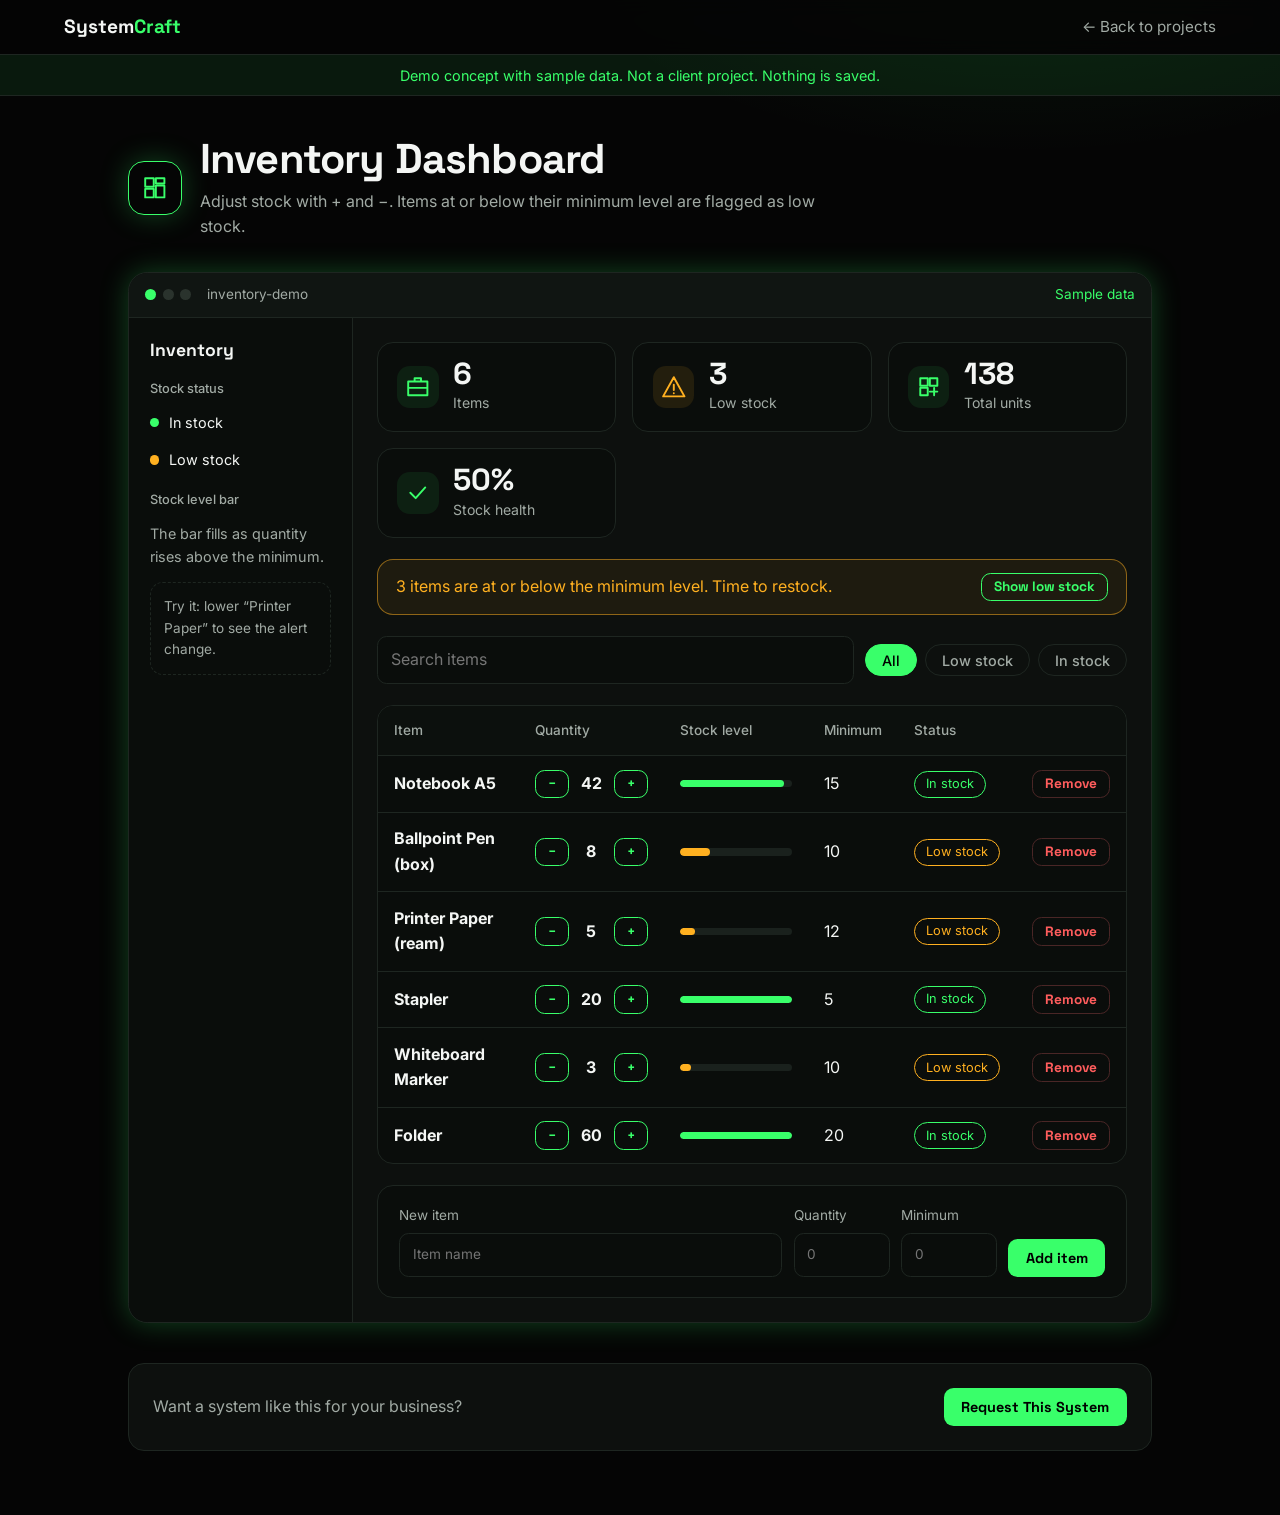
<file: inventory.html>
<!DOCTYPE html><html lang="en"><head><meta charset="utf-8"><meta name="viewport" content="width=device-width, initial-scale=1"><link rel="stylesheet" href="https://fonts.googleapis.com/css2?family=Space+Grotesk:wght@500;700&family=Inter:wght@400;500&display=swap"><link rel="stylesheet" href="demo.css"><title>Inventory Dashboard Demo – SystemCraft</title><meta name="description" content="Demo concept of a stock-tracking dashboard with low-stock alerts."></head><body>
<div class="bar"><a class="logo" href="index.html">System<b>Craft</b></a><a class="back" href="index.html#projects">← Back to projects</a></div>
<div class="banner">Demo concept with sample data. Not a client project. Nothing is saved.</div>
<main>
<div class="pagehead"><div class="hi" aria-hidden="true"><svg viewBox="0 0 24 24"><path d="M3 3h8v8H3zM13 3h8v5h-8zM13 10h8v11h-8zM3 13h8v8H3z"/></svg></div><div><h1>Inventory Dashboard</h1><p class="lead">Adjust stock with + and −. Items at or below their minimum level are flagged as low stock.</p></div></div>
<div class="app"><div class="win" aria-hidden="true"><i></i><i></i><i></i><span>inventory-demo</span><em>Sample data</em></div>
<aside class="side"><strong>Inventory</strong><h3>Stock status</h3><span class="dot">In stock</span><span class="dot w">Low stock</span><h3>Stock level bar</h3><span>The bar fills as quantity rises above the minimum.</span><div class="tip">Try it: lower “Printer Paper” to see the alert change.</div></aside>
<div class="content">
<div class="stats">
<div class="stat"><div class="si"><svg viewBox="0 0 24 24"><path d="M3 7h18v13H3zM9 7V4h6v3M3 13h18"/></svg></div><b id="tot">0</b><span>Items</span></div>
<div class="stat w"><div class="si"><svg viewBox="0 0 24 24"><path d="M12 3l10 18H2zM12 10v5M12 18v.01"/></svg></div><b id="low">0</b><span>Low stock</span></div>
<div class="stat"><div class="si"><svg viewBox="0 0 24 24"><path d="M4 4h7v7H4zM13 4h7v7h-7zM4 13h7v7H4zM17 13v7M13 16.5h7"/></svg></div><b id="units">0</b><span>Total units</span></div>
<div class="stat"><div class="si"><svg viewBox="0 0 24 24"><path d="M5 12l5 5 9-10"/></svg></div><b id="health">0%</b><span>Stock health</span></div>
</div>
<div class="alert" id="alert" hidden><span id="alertTxt"></span><button class="sm o" id="showLow" type="button">Show low stock</button></div>
<div class="tools"><input id="q" class="grow" type="search" placeholder="Search items" aria-label="Search items"><div class="chips" id="chips"><button class="chip" data-f="all" aria-pressed="true" type="button">All</button><button class="chip" data-f="low" aria-pressed="false" type="button">Low stock</button><button class="chip" data-f="ok" aria-pressed="false" type="button">In stock</button></div></div>
<div class="scroll"><table><thead><tr><th>Item</th><th>Quantity</th><th>Stock level</th><th>Minimum</th><th>Status</th><th></th></tr></thead><tbody id="rows"></tbody></table></div>
<form id="add" class="box tools"><label class="f grow">New item<input id="n" required placeholder="Item name"></label><label class="f">Quantity<input id="qty" type="number" min="0" required placeholder="0" style="width:6rem"></label><label class="f">Minimum<input id="min" type="number" min="0" required placeholder="0" style="width:6rem"></label><button type="submit" style="align-self:end">Add item</button></form>
</div></div>
<div class="cta"><p>Want a system like this for your business?</p><a class="btn" href="index.html?sys=Inventory%20Management%20System#contact">Request This System</a></div>
</main>
<div id="toast" role="status"></div>
<script>
var items=[{n:"Notebook A5",q:42,m:15},{n:"Ballpoint Pen (box)",q:8,m:10},{n:"Printer Paper (ream)",q:5,m:12},{n:"Stapler",q:20,m:5},{n:"Whiteboard Marker",q:3,m:10},{n:"Folder",q:60,m:20}],flt="all";
var $=function(i){return document.getElementById(i)},tt;
function esc(t){var d=document.createElement("div");d.textContent=t;return d.innerHTML}
function toast(m){var t=$("toast");t.textContent=m;t.classList.add("on");clearTimeout(tt);tt=setTimeout(function(){t.classList.remove("on")},1800)}
function render(){
  var f=$("q").value.toLowerCase(),low=items.filter(function(x){return x.q<=x.m}).length;
  var rows=items.map(function(x,i){
    var isLow=x.q<=x.m;
    if(x.n.toLowerCase().indexOf(f)<0||(flt==="low"&&!isLow)||(flt==="ok"&&isLow))return"";
    var pct=Math.min(100,Math.round(x.q/Math.max(1,x.m*3)*100));
    return '<tr><td><b>'+esc(x.n)+'</b></td><td><div class="qty"><button class="sm o" data-i="'+i+'" data-d="-1" aria-label="Decrease '+esc(x.n)+'">−</button><b>'+x.q+'</b><button class="sm o" data-i="'+i+'" data-d="1" aria-label="Increase '+esc(x.n)+'">+</button></div></td><td><div class="meter" aria-hidden="true"><span class="'+(isLow?'w':'')+'" style="width:'+pct+'%"></span></div></td><td>'+x.m+'</td><td><span class="badge'+(isLow?' w">Low stock':'">In stock')+'</span></td><td><button class="sm dng" data-i="'+i+'" data-d="x">Remove</button></td></tr>';
  }).join("");
  $("rows").innerHTML=rows||'<tr><td colspan="6" class="empty">No items match. Try a different search or filter.</td></tr>';
  $("tot").textContent=items.length;$("low").textContent=low;
  $("units").textContent=items.reduce(function(s,x){return s+x.q},0);
  $("health").textContent=(items.length?Math.round((items.length-low)/items.length*100):100)+"%";
  $("alert").hidden=!low;$("alertTxt").textContent=low+(low===1?" item is":" items are")+" at or below the minimum level. Time to restock.";
  [].forEach.call($("chips").children,function(b){b.setAttribute("aria-pressed",b.dataset.f===flt)});
}
$("rows").addEventListener("click",function(e){var b=e.target.closest("button");if(!b)return;var i=+b.dataset.i;if(b.dataset.d==="x"){toast("Removed "+items[i].n);items.splice(i,1)}else items[i].q=Math.max(0,items[i].q+ +b.dataset.d);render()});
$("q").addEventListener("input",render);
$("chips").addEventListener("click",function(e){var b=e.target.closest("button");if(b){flt=b.dataset.f;render()}});
$("showLow").addEventListener("click",function(){flt="low";render()});
$("add").addEventListener("submit",function(e){e.preventDefault();var n=$("n").value.trim();items.push({n:n,q:+$("qty").value,m:+$("min").value});this.reset();render();toast("Added "+n)});
render();
</script></body></html>
</file>
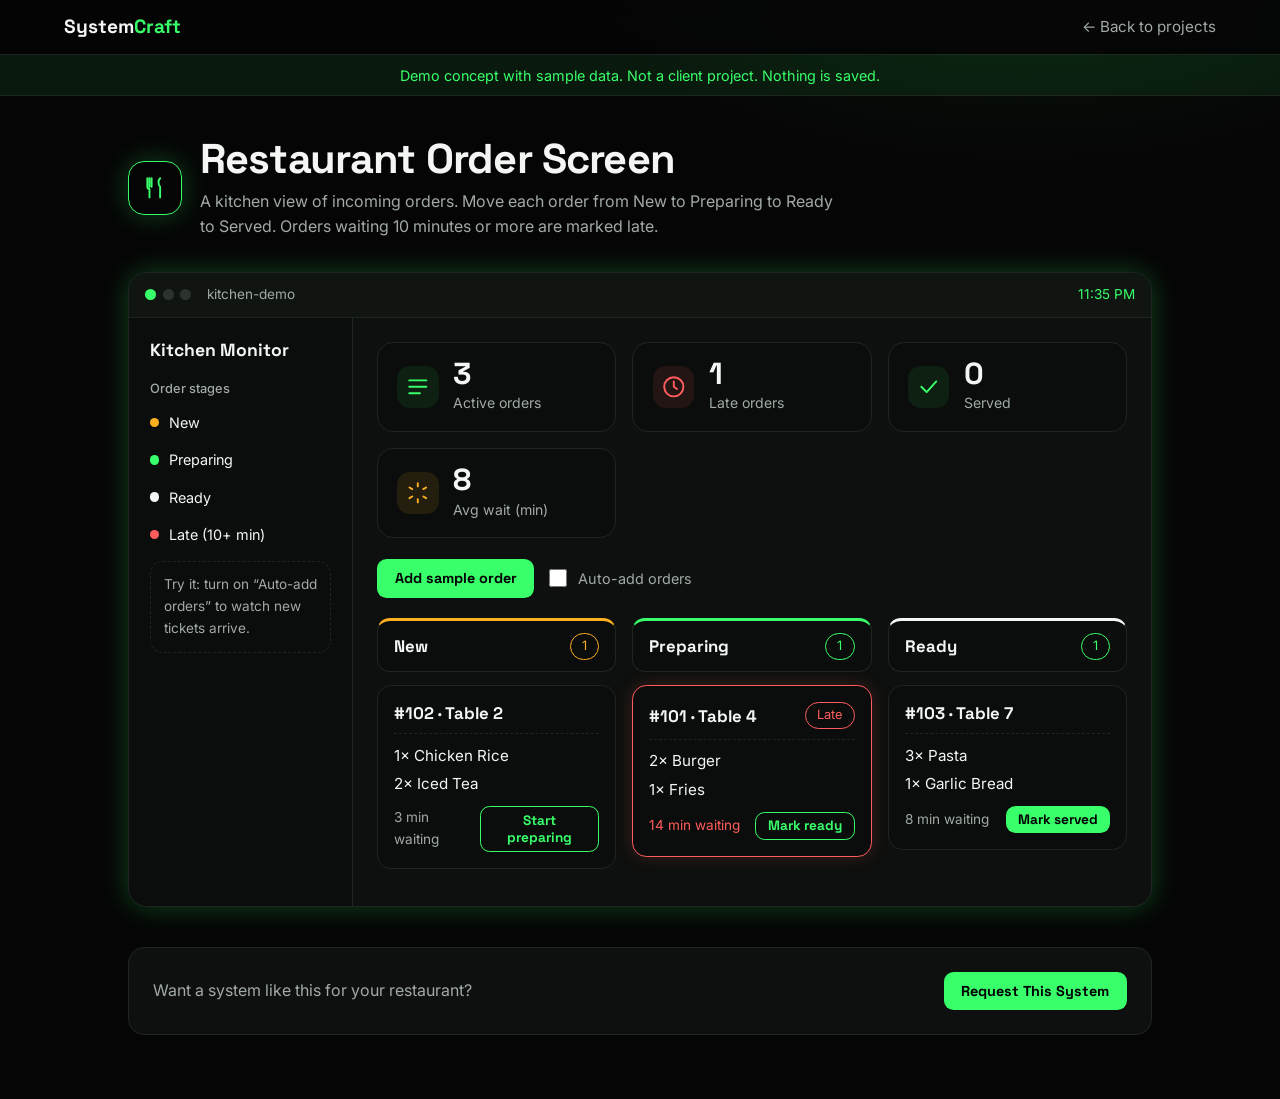
<file: restaurant.html>
<!DOCTYPE html><html lang="en"><head><meta charset="utf-8"><meta name="viewport" content="width=device-width, initial-scale=1"><link rel="stylesheet" href="https://fonts.googleapis.com/css2?family=Space+Grotesk:wght@500;700&family=Inter:wght@400;500&display=swap"><link rel="stylesheet" href="demo.css"><title>Restaurant Order Screen Demo – SystemCraft</title><meta name="description" content="Demo concept of a kitchen order monitor showing live order status."></head><body>
<div class="bar"><a class="logo" href="index.html">System<b>Craft</b></a><a class="back" href="index.html#projects">← Back to projects</a></div>
<div class="banner">Demo concept with sample data. Not a client project. Nothing is saved.</div>
<main>
<div class="pagehead"><div class="hi" aria-hidden="true"><svg viewBox="0 0 24 24"><path d="M5 3v8a2 2 0 002 2v8M9 3v8M7 3v8M17 3c-2 2-2 6 0 8v10"/></svg></div><div><h1>Restaurant Order Screen</h1><p class="lead">A kitchen view of incoming orders. Move each order from New to Preparing to Ready to Served. Orders waiting 10 minutes or more are marked late.</p></div></div>
<div class="app"><div class="win" aria-hidden="true"><i></i><i></i><i></i><span>kitchen-demo</span><em id="clock"></em></div>
<aside class="side"><strong>Kitchen Monitor</strong><h3>Order stages</h3><span class="dot w">New</span><span class="dot">Preparing</span><span class="dot n">Ready</span><span class="dot r">Late (10+ min)</span><div class="tip">Try it: turn on “Auto-add orders” to watch new tickets arrive.</div></aside>
<div class="content">
<div class="stats">
<div class="stat"><div class="si"><svg viewBox="0 0 24 24"><path d="M4 6h16M4 12h16M4 18h10"/></svg></div><b id="act">0</b><span>Active orders</span></div>
<div class="stat r"><div class="si"><svg viewBox="0 0 24 24"><circle cx="12" cy="12" r="9"/><path d="M12 7v5l3 2"/></svg></div><b id="late">0</b><span>Late orders</span></div>
<div class="stat"><div class="si"><svg viewBox="0 0 24 24"><path d="M5 12l5 5 9-10"/></svg></div><b id="srv">0</b><span>Served</span></div>
<div class="stat w"><div class="si"><svg viewBox="0 0 24 24"><path d="M12 3v3M12 18v3M4.2 7l2.6 1.5M17.2 15.5l2.6 1.5M4.2 17l2.6-1.5M17.2 8.5L19.8 7"/></svg></div><b id="avg">0</b><span>Avg wait (min)</span></div>
</div>
<div class="tools"><button id="add" type="button">Add sample order</button><label class="switch"><input id="auto" type="checkbox"> Auto-add orders</label></div>
<div class="board" id="board"></div>
</div></div>
<div class="cta"><p>Want a system like this for your restaurant?</p><a class="btn" href="index.html?sys=Kitchen%20Order%20Monitoring%20System#contact">Request This System</a></div>
</main>
<script>
var $=function(i){return document.getElementById(i)};
var COL=["New","Preparing","Ready"],ACT=["Start preparing","Mark ready","Mark served"];
var SAMPLES=[["2× Burger","1× Fries"],["1× Chicken Rice","2× Iced Tea"],["3× Pasta","1× Garlic Bread"],["2× Sinigang","2× Rice"],["1× Pizza","1× Soda"],["4× Siomai","2× Coffee"]];
var id=104,served=0,timer=null,now=Date.now();
var orders=[{id:101,t:"Table 4",i:["2× Burger","1× Fries"],s:1,at:now-14*60000},{id:102,t:"Table 2",i:["1× Chicken Rice","2× Iced Tea"],s:0,at:now-3*60000},{id:103,t:"Table 7",i:["3× Pasta","1× Garlic Bread"],s:2,at:now-8*60000}];
function mins(o){return Math.max(0,Math.floor((Date.now()-o.at)/60000))}
function isLate(o){return mins(o)>=10}
function render(){
  $("board").innerHTML=COL.map(function(c,s){
    var l=orders.filter(function(o){return o.s===s});
    return '<section class="col" aria-label="'+c+' orders"><div class="colh"><h2>'+c+'</h2><span class="badge'+(s===0?' w':'')+'">'+l.length+'</span></div>'+(l.map(function(o){
      var late=isLate(o);
      return '<article class="ticket'+(late?' late':'')+'"><header><b>#'+o.id+' · '+o.t+'</b>'+(late?'<span class="badge r">Late</span>':'')+'</header><ul>'+o.i.map(function(x){return '<li>'+x+'</li>'}).join("")+'</ul><footer><span class="age">'+mins(o)+' min waiting</span><button class="sm'+(s===2?'':' o')+'" data-id="'+o.id+'">'+ACT[s]+'</button></footer></article>'}).join("")||'<p class="empty">No orders here.</p>')+'</section>';
  }).join("");
  var a=orders.length,w=orders.reduce(function(x,o){return x+mins(o)},0);
  $("act").textContent=a;$("late").textContent=orders.filter(isLate).length;$("srv").textContent=served;$("avg").textContent=a?Math.round(w/a):0;
  $("clock").textContent=new Date().toLocaleTimeString([], {hour:"2-digit",minute:"2-digit"});
}
function addOrder(){orders.push({id:id++,t:"Table "+(1+Math.floor(Math.random()*12)),i:SAMPLES[Math.floor(Math.random()*SAMPLES.length)],s:0,at:Date.now()});render()}
$("board").addEventListener("click",function(e){var b=e.target.closest("button");if(!b)return;var o=orders.filter(function(x){return x.id===+b.dataset.id})[0];if(o.s===2){orders.splice(orders.indexOf(o),1);served++}else o.s++;render()});
$("add").addEventListener("click",addOrder);
$("auto").addEventListener("change",function(){clearInterval(timer);if(this.checked)timer=setInterval(function(){if(orders.length<12)addOrder()},8000)});
render();setInterval(render,30000);
</script></body></html>
</file>
<file: demo.css>
:root{--bg:#050505;--panel:#0d100e;--deep:#0a0d0b;--line:#1e2621;--ink:#f4f6f4;--mute:#a1aaa4;--g:#39ff6a;--warn:#ffb020;--red:#ff5d5d;--glow:0 0 28px rgba(57,255,106,.25);--pad:clamp(1.25rem,5vw,4rem)}
*,*::before,*::after{box-sizing:border-box}
body{margin:0;background:var(--bg) radial-gradient(50rem 24rem at 80% -5%,rgba(57,255,106,.08),transparent 60%) no-repeat;color:var(--ink);font:400 1rem/1.6 Inter,system-ui,sans-serif}
h1,h2,h3{font-family:"Space Grotesk",Inter,sans-serif;margin:0;line-height:1.1}p{margin:0}a{color:inherit}
:focus-visible{outline:3px solid var(--g);outline-offset:3px}
[hidden]{display:none!important}
.bar{position:sticky;top:0;z-index:10;display:flex;justify-content:space-between;align-items:center;gap:1rem;flex-wrap:wrap;padding:.9rem var(--pad);background:rgba(5,5,5,.85);backdrop-filter:blur(10px);border-bottom:1px solid var(--line)}
.logo{font:700 1.2rem "Space Grotesk",sans-serif;text-decoration:none}.logo b{color:var(--g)}
.bar a.back{color:var(--mute);text-decoration:none;font-size:.95rem}.bar a.back:hover{color:var(--g)}
.banner{background:rgba(57,255,106,.08);border-bottom:1px solid var(--line);color:var(--g);text-align:center;padding:.55rem var(--pad);font-size:.9rem}
main{max-width:72rem;margin:0 auto;padding:2.5rem var(--pad) 4rem}
.pagehead{display:flex;gap:1.1rem;align-items:center;margin-bottom:2rem}
.pagehead .hi{flex:none;width:3.4rem;height:3.4rem;border-radius:1rem;border:1px solid var(--g);display:grid;place-items:center;color:var(--g);box-shadow:var(--glow)}
.hi svg,.si svg{width:1.6rem;height:1.6rem;fill:none;stroke:currentColor;stroke-width:1.8;stroke-linecap:round;stroke-linejoin:round}
h1{font-size:clamp(1.7rem,4vw,2.6rem);letter-spacing:-.02em;margin-bottom:.4rem}
.lead{color:var(--mute);max-width:40rem}
/* app window */
.app{display:grid;grid-template-columns:14rem 1fr;border:1px solid var(--line);border-radius:1.2rem;background:var(--panel);box-shadow:var(--glow);overflow:hidden}
.win{grid-column:1/-1;display:flex;gap:.4rem;align-items:center;padding:.7rem 1rem;border-bottom:1px solid var(--line);background:#101512;color:var(--mute);font-size:.85rem}
.win i{width:.7rem;height:.7rem;border-radius:50%;background:#2a332d}.win i:first-child{background:var(--g)}.win span{margin-left:.6rem}.win em{margin-left:auto;font-style:normal;color:var(--g)}
.side{padding:1.3rem;border-right:1px solid var(--line);background:var(--deep);display:grid;gap:.9rem;align-content:start;font-size:.9rem;color:var(--mute)}
.side strong{font:700 1.1rem "Space Grotesk",sans-serif;color:var(--ink)}
.side h3{font:500 .8rem Inter,sans-serif;color:var(--mute);margin-top:.4rem}
.dot{display:flex;gap:.6rem;align-items:center;color:var(--ink)}.dot::before{content:"";width:.6rem;height:.6rem;border-radius:50%;background:var(--g)}.dot.w::before{background:var(--warn)}.dot.r::before{background:var(--red)}.dot.n::before{background:var(--ink)}
.tip{border:1px dashed var(--line);border-radius:.8rem;padding:.8rem;font-size:.85rem}
.content{padding:1.5rem;min-width:0;display:grid;gap:1.3rem;align-content:start}
/* stats */
.stats{display:grid;grid-template-columns:repeat(auto-fit,minmax(11rem,1fr));gap:1rem}
.stat{background:var(--deep);border:1px solid var(--line);border-radius:1rem;padding:1rem 1.2rem;display:grid;grid-template-columns:auto 1fr;gap:.2rem .9rem;align-items:center}
.si{grid-row:span 2;width:2.6rem;height:2.6rem;border-radius:.8rem;background:rgba(57,255,106,.08);color:var(--g);display:grid;place-items:center}
.stat.w .si{background:rgba(255,176,32,.1);color:var(--warn)}.stat.r .si{background:rgba(255,93,93,.1);color:var(--red)}
.stat b{font:700 1.9rem/1 "Space Grotesk",sans-serif}.stat span{color:var(--mute);font-size:.88rem}
/* controls */
.tools{display:flex;gap:.7rem;flex-wrap:wrap;align-items:center}.tools .grow{flex:1;min-width:10rem}
.chips{display:flex;gap:.5rem;flex-wrap:wrap}
.chip{background:none;color:var(--mute);border:1px solid var(--line);border-radius:2rem;padding:.4rem 1rem;font:500 .9rem Inter,sans-serif;cursor:pointer;box-shadow:none}
.chip[aria-pressed=true]{background:var(--g);border-color:var(--g);color:#000}
input,select{background:var(--deep);border:1px solid var(--line);border-radius:.6rem;color:var(--ink);font:inherit;padding:.65rem .8rem;min-width:0}
input:focus,select:focus{outline:none;border-color:var(--g);box-shadow:var(--glow)}
label.f{display:grid;gap:.35rem;font-size:.85rem;color:var(--mute)}
button,.btn{font:700 .9rem "Space Grotesk",sans-serif;background:var(--g);color:#000;border:0;border-radius:.6rem;padding:.65rem 1.1rem;cursor:pointer;text-decoration:none;display:inline-block;transition:.2s}
button.o,.btn.o{background:none;color:var(--g);border:1px solid var(--g)}
button.sm{padding:.3rem .75rem;font-size:.85rem}button.dng{background:none;color:var(--red);border:1px solid #4a2626}
button:hover,.btn:hover{box-shadow:var(--glow);transform:translateY(-1px)}
.box{background:var(--deep);border:1px solid var(--line);border-radius:1rem;padding:1.2rem 1.3rem}
.alert{display:flex;gap:1rem;align-items:center;justify-content:space-between;flex-wrap:wrap;border:1px solid rgba(255,176,32,.5);background:rgba(255,176,32,.07);color:var(--warn);border-radius:1rem;padding:.8rem 1.1rem}
/* table */
.scroll{overflow-x:auto;border:1px solid var(--line);border-radius:1rem;background:var(--deep)}
table{width:100%;border-collapse:collapse;min-width:40rem}
th,td{text-align:left;padding:.85rem 1rem;border-bottom:1px solid var(--line);vertical-align:middle}
th{color:var(--mute);font-weight:500;font-size:.85rem;background:#0c100d}
tr:last-child td{border-bottom:0}tbody tr:hover{background:rgba(57,255,106,.05)}
.badge{font-size:.8rem;border-radius:2rem;padding:.15rem .7rem;border:1px solid var(--g);color:var(--g);white-space:nowrap;display:inline-block}
.badge.w{border-color:var(--warn);color:var(--warn)}.badge.r{border-color:var(--red);color:var(--red)}
.qty{display:flex;gap:.5rem;align-items:center}.qty b{min-width:1.8rem;text-align:center}
.meter{width:7rem;height:.45rem;border-radius:1rem;background:#1a211d;overflow:hidden}.meter span{display:block;height:100%;background:var(--g);border-radius:1rem;transition:width .3s}.meter span.w{background:var(--warn)}
.meter.big{width:100%;height:.6rem}
.who{display:flex;gap:.7rem;align-items:center}
.av{width:2.1rem;height:2.1rem;border-radius:50%;background:rgba(57,255,106,.1);border:1px solid var(--line);color:var(--g);display:grid;place-items:center;font:700 .8rem "Space Grotesk",sans-serif;flex:none}
.empty{text-align:center;color:var(--mute);padding:2rem 1rem}
/* restaurant board */
.board{display:grid;grid-template-columns:repeat(3,1fr);gap:1rem}
.colh{display:flex;justify-content:space-between;align-items:center;padding:.7rem 1rem;border-radius:.8rem;background:var(--deep);border:1px solid var(--line);margin-bottom:.8rem;border-top:3px solid var(--warn)}
.col:nth-child(2) .colh{border-top-color:var(--g)}.col:nth-child(3) .colh{border-top-color:var(--ink)}
.colh h2{font-size:1.05rem}
.ticket{background:var(--deep);border:1px solid var(--line);border-radius:.9rem;padding:1rem;margin-bottom:.8rem;display:grid;gap:.6rem;position:relative}
.ticket.late{border-color:var(--red);box-shadow:0 0 18px rgba(255,93,93,.18)}
.ticket header{display:flex;justify-content:space-between;align-items:center;gap:.5rem}
.ticket header b{font:700 1.05rem "Space Grotesk",sans-serif}
.ticket ul{list-style:none;margin:0;padding:.6rem 0 0;border-top:1px dashed var(--line);display:grid;gap:.25rem;color:var(--ink);font-size:.95rem}
.ticket footer{display:flex;justify-content:space-between;align-items:center;gap:.5rem}
.age{font-size:.85rem;color:var(--mute)}.late .age{color:var(--red)}
.switch{display:flex;gap:.5rem;align-items:center;color:var(--mute);font-size:.9rem;cursor:pointer}.switch input{accent-color:var(--g);width:1.1rem;height:1.1rem}
/* misc */
.cta{margin-top:2.5rem;padding:1.5rem;border:1px solid var(--line);border-radius:1rem;display:flex;justify-content:space-between;align-items:center;gap:1rem;flex-wrap:wrap;background:var(--panel)}
.cta p{color:var(--mute)}
#toast{position:fixed;left:50%;bottom:1.5rem;transform:translate(-50%,2rem);opacity:0;background:var(--g);color:#000;font-weight:500;padding:.6rem 1.2rem;border-radius:2rem;transition:.3s;pointer-events:none;z-index:30}
#toast.on{opacity:1;transform:translate(-50%,0)}
@media(max-width:820px){.app{grid-template-columns:1fr}.side{border-right:0;border-bottom:1px solid var(--line)}.board{grid-template-columns:1fr}.pagehead{align-items:flex-start}}
@media(prefers-reduced-motion:reduce){*{transition:none!important;animation:none!important}}
</file>
